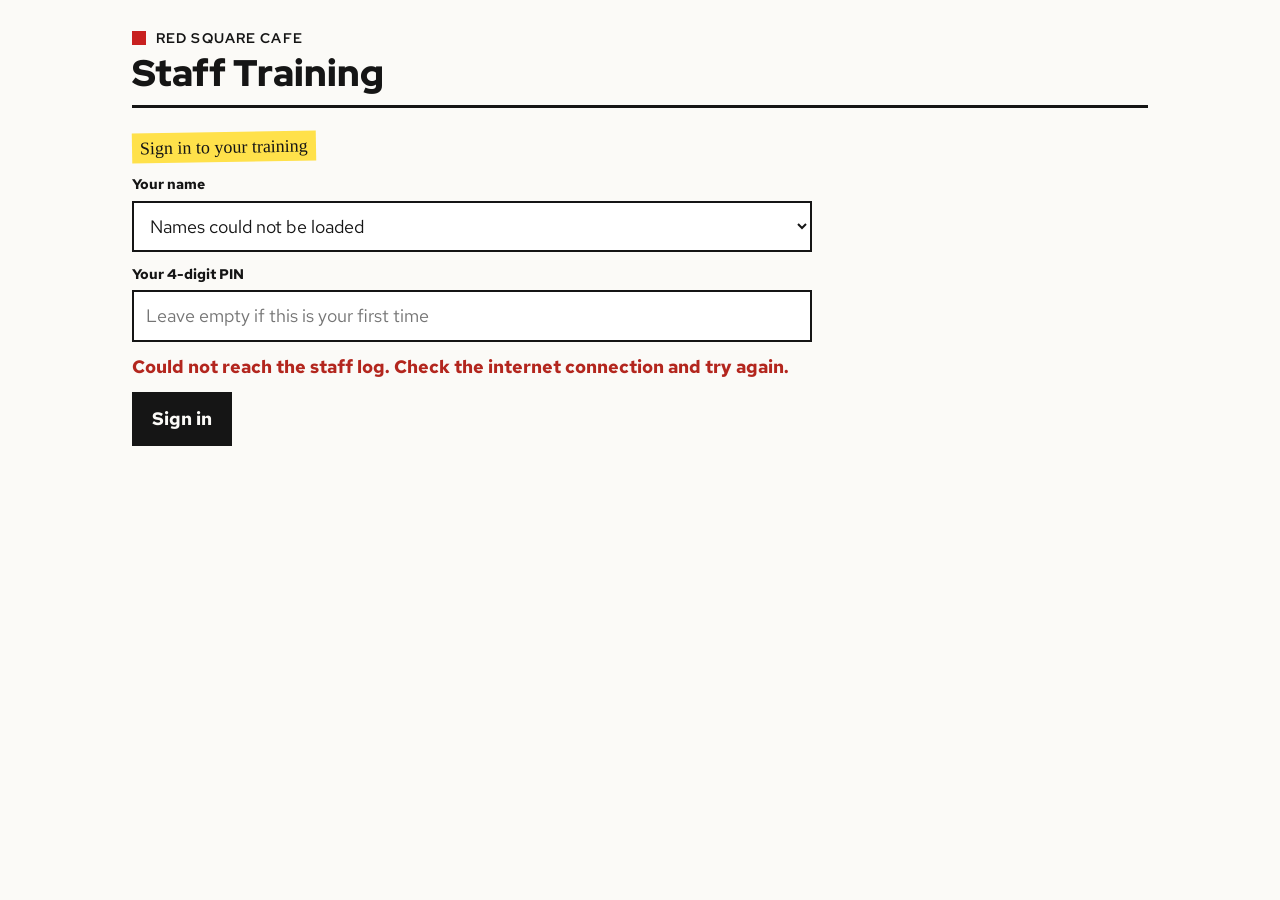
<file: index.html>
<!DOCTYPE html>
<html lang="en">
<head>
<meta charset="utf-8">
<meta name="viewport" content="width=device-width, initial-scale=1">
<title>Red Square Staff Training</title>
<link rel="preconnect" href="https://fonts.googleapis.com">
<link href="https://fonts.googleapis.com/css2?family=Permanent+Marker&family=Red+Hat+Display:wght@700;900&family=Red+Hat+Text:wght@400;500;700&display=swap" rel="stylesheet">
<link rel="stylesheet" href="common.css?v=20261116h">
</head>
<body>
<div class="wrap">
  <header>
    <div class="brand"><span class="sq"></span>Red Square Cafe</div>
    <h1>Staff Training</h1>
  </header>

  <!-- SIGN IN -->
  <section id="signin" class="stack" hidden>
    <p><span class="marker">Sign in to your training</span></p>
    <form id="signinForm" class="stack" autocomplete="off">
      <div class="stack" id="venueWrap" style="gap:6px" hidden>
        <label for="venue">Your venue</label>
        <select id="venue"></select>
      </div>
      <div class="stack" style="gap:6px">
        <label for="who">Your name</label>
        <select id="who"><option value="">Loading names...</option></select>
      </div>
      <div class="stack" id="pinWrap" style="gap:6px">
        <label for="pin">Your 4-digit PIN</label>
        <input type="password" id="pin" inputmode="numeric" maxlength="4" autocomplete="off" placeholder="Leave empty if this is your first time">
      </div>
      <p class="err" id="signinErr" hidden></p>
      <div><button class="btn" id="signinBtn" type="submit">Sign in</button></div>
    </form>
  </section>

  <!-- FIRST TIME: CHOOSE A PIN -->
  <section id="setpin" class="stack" hidden>
    <h2>Choose your PIN</h2>
    <p>Welcome, <b id="setpinName"></b>. Pick a 4-digit PIN that only you know. You will use it every time you sign in. Do not reuse your bank PIN.</p>
    <form id="setpinForm" class="stack" autocomplete="off">
      <div class="stack" style="gap:6px">
        <label for="newPin">New PIN</label>
        <input type="password" id="newPin" inputmode="numeric" maxlength="4" autocomplete="off">
      </div>
      <div class="stack" style="gap:6px">
        <label for="newPin2">Type it again</label>
        <input type="password" id="newPin2" inputmode="numeric" maxlength="4" autocomplete="off">
      </div>
      <p class="err" id="setpinErr" hidden></p>
      <div class="row"><button class="btn" id="setpinBtn" type="submit">Save PIN and sign in</button>
        <button class="btn ghost" id="setpinBack" type="button">Back</button></div>
    </form>
  </section>

  <!-- SIGNED IN -->
  <section id="home" class="stack" hidden>
    <div class="who"><span>Signed in as <b id="whoName"></b> <span class="muted" id="whoMeta"></span></span>
      <button class="btn ghost small" id="signout" type="button">Sign out</button></div>
    <div class="tabs" id="tabs" role="tablist" hidden>
      <button type="button" role="tab" id="tabMine" aria-selected="true">My training</button>
      <button type="button" role="tab" id="tabCrew" aria-selected="false">My crew</button>
    </div>
    <p class="muted" id="loading">Loading...</p>
    <p class="err" id="homeErr" hidden></p>

    <!-- my training -->
    <div id="mine" class="stack" hidden>
      <div id="mineAlert"></div>
      <p class="note" id="mineHow">Learn shows you what is in each section. Practice is a trial run that is not saved. Sit test is the real one and goes on your profile.</p>
      <h2 id="mineHead">Tests to pass</h2>
      <div id="mineTests" class="stack" style="gap:10px"></div>
      <div id="mineExtra" class="stack" style="gap:10px"></div>
      <h2>My attempts</h2>
      <div class="scroll"><table id="mineAttempts"></table></div>
    </div>

    <!-- crew list -->
    <div id="crew" class="stack" hidden>
      <div id="crewAlert"></div>
      <h2>Crew</h2>
      <div class="scroll"><table id="crewTable"></table></div>
      <p class="note">Select a name to see their tests, dates and scores.</p>
    </div>

    <!-- one crew member -->
    <div id="person" class="stack" hidden>
      <div><button class="btn ghost small" id="personBack" type="button">Back to crew</button></div>
      <div class="row between"><h2 id="personName"></h2><span id="personPill"></span></div>
      <p class="muted" id="personMeta"></p>
      <div id="personAlert"></div>
      <div class="row between"><h3>Required tests</h3><button class="btn small" id="trainAll" type="button" hidden>Mark all as trained</button></div>
      <p class="note" id="trainNote" hidden>Mark a section as trained once you have taken them through it on the floor. That starts their 14 days to pass it.</p>
      <p class="err" id="trainErr" hidden></p>
      <div class="scroll"><table id="personTests"></table></div>
      <h3>All attempts</h3>
      <div class="scroll"><table id="personAttempts"></table></div>
    </div>
  </section>
</div>

<script src="config.js?v=20261116h"></script>
<script src="common.js?v=20261116h"></script>
<script>
(function(){
  var T = window.Training, el = T.el;
  var $ = function(id){ return document.getElementById(id); };
  var passMark = 80, crewData = null, pendingName = "";

  function show(id){ ["signin","setpin","home"].forEach(function(s){ $(s).hidden = s !== id; }); window.scrollTo(0,0); }
  function setErr(id, msg){ $(id).textContent = msg || ""; $(id).hidden = !msg; }
  function busy(btn, on, label){ btn.disabled = on; if(label) btn.textContent = label; }
  function pill(cls, text){ return el("span", "pill " + cls, text); }
  function clear(node){ node.innerHTML = ""; return node; }
  function row(cells, head){ var r = el("tr"); cells.forEach(function(c){ var td = el(head ? "th" : "td"); if(c instanceof Node) td.appendChild(c); else td.textContent = c == null ? "" : c; r.appendChild(td); }); return r; }

  /* ---------- sign in ---------- */
  function signedIn(res){ T.setSession(res.token, res.profile); $("pin").value = ""; openHome(); }

  $("who").addEventListener("change", function(){
    var o = this.options[this.selectedIndex]; $("pinWrap").hidden = !!(o && o.getAttribute("data-open")); if($("pinWrap").hidden) $("pin").value = "";
  });
  $("signinForm").addEventListener("submit", function(e){
    e.preventDefault(); setErr("signinErr");
    var sel = $("who"), id = sel.value, pin = $("pin").value.trim();
    if(!id){ setErr("signinErr", "Choose your name."); return; }
    busy($("signinBtn"), true, "Signing in...");
    T.api("login", {id:id, pin:pin}).then(signedIn).catch(function(err){
      if(err.needPin){ pendingName = id; $("setpinName").textContent = sel.options[sel.selectedIndex].textContent; $("newPin").value = ""; $("newPin2").value = ""; setErr("setpinErr"); show("setpin"); $("newPin").focus(); }
      else setErr("signinErr", err.message);
    }).then(function(){ busy($("signinBtn"), false, "Sign in"); });
  });

  $("setpinForm").addEventListener("submit", function(e){
    e.preventDefault(); setErr("setpinErr");
    var a = $("newPin").value.trim(), b = $("newPin2").value.trim();
    if(!/^\d{4}$/.test(a)){ setErr("setpinErr", "Your PIN must be 4 digits."); return; }
    if(a !== b){ setErr("setpinErr", "Those two PINs do not match."); return; }
    busy($("setpinBtn"), true, "Saving...");
    T.api("login", {id:pendingName, newPin:a}).then(signedIn).catch(function(err){ setErr("setpinErr", err.message); })
      .then(function(){ busy($("setpinBtn"), false, "Save PIN and sign in"); });
  });
  $("setpinBack").addEventListener("click", function(){ show("signin"); });
  $("signout").addEventListener("click", T.signOut);

  // With more than one venue on the list, pick the venue first so the name list stays short.
  // A link ending in ?venue=cambridge opens on that venue, and each computer remembers the last one used.
  var roster = [], VENUE_KEY = "rsq-venue";
  function cap(v){ return v.replace(/\b[a-z]/g, function(c){ return c.toUpperCase(); }); }
  function fillNames(){
    var sel = $("who"), v = $("venue").value, pick = !$("venueWrap").hidden;
    clear(sel); var first = el("option", null, pick && !v ? "Choose your venue first" : "Choose your name"); first.value = ""; sel.appendChild(first);
    $("pinWrap").hidden = false;
    if(pick && !v) return;
    roster.forEach(function(p){
      var vs = p.venues || [];
      if(pick && vs.indexOf(v) === -1 && vs.indexOf("all") === -1) return;
      var o = el("option", null, p.label); o.value = p.id; if(p.open) o.setAttribute("data-open", "1"); sel.appendChild(o);
    });
  }
  $("venue").addEventListener("change", function(){ try{ localStorage.setItem(VENUE_KEY, this.value); }catch(e){} fillNames(); });
  function loadRoster(){
    var sel = $("who");
    T.api("roster").then(function(res){
      roster = res.staff;
      var venues = [];
      roster.forEach(function(p){ (p.venues || []).forEach(function(v){ if(v !== "all" && venues.indexOf(v) === -1) venues.push(v); }); });
      venues.sort();
      var vsel = clear($("venue")); $("venueWrap").hidden = venues.length < 2;
      if(venues.length >= 2){
        var f = el("option", null, "Choose your venue"); f.value = ""; vsel.appendChild(f);
        venues.forEach(function(v){ var o = el("option", null, cap(v)); o.value = v; vsel.appendChild(o); });
        var want = (new URLSearchParams(location.search).get("venue") || "").toLowerCase(), saved = "";
        try{ saved = localStorage.getItem(VENUE_KEY) || ""; }catch(e){}
        vsel.value = venues.indexOf(want) !== -1 ? want : (venues.indexOf(saved) !== -1 ? saved : "");
      }
      fillNames();
    }).catch(function(err){ clear(sel).appendChild(el("option", null, "Names could not be loaded")); setErr("signinErr", err.message); });
  }

  /* ---------- status wording ---------- */
  function testPill(t){
    if(t.state === "passed") return pill("pass", t.best + "%");
    if(t.state === "untrained") return pill("plain", "Not trained yet");
    if(t.state === "overdue") return pill("fail", "Overdue" + (t.tries ? " \u00b7 " + t.best + "%" : ""));
    if(t.state === "retest") return pill("warn", "Re-test \u00b7 " + t.best + "%");
    if(t.state === "refresh") return pill("warn", "Refresher due");
    return pill("plain", "To do");
  }
  function testLine(t){
    if(t.state === "passed") return "Passed " + T.fmtDate(t.passedOn) + (t.tries > 1 ? ", best of " + t.tries + " tries" : "") + (t.refreshOn ? ". Refresher from " + T.fmtDate(t.refreshOn) : "") + (t.failsInRow ? ". Latest try " + t.latestPct + "%" : "");
    if(t.state === "refresh") return "Last passed " + T.fmtDate(t.passedOn) + ". Refresher due by " + T.fmtDate(t.due);
    var last = t.tries ? "Last try " + t.latestPct + "% on " + T.fmtDate(t.latestWhen) + ". " : "";
    if(t.state === "untrained") return last + "Your manager signs this off after training you on the floor. Nothing is due until then.";
    if(!t.due) return last + "Optional for you";
    if(t.menuChanged) last = "The menu has changed, so this needs a re-sit. " + last;
    if(t.state === "overdue") return last + "Was due " + T.fmtDate(t.due);
    return last + "Due " + T.fmtDate(t.due);
  }
  function guideLine(t){
    if(!t.guideOn) return "Guide not read yet";
    var tick = "\u2713 ";
    var n = t.guideSecs || 0;
    return tick + "Guide read " + T.fmtDate(t.guideOn) + " (" + Math.floor(n / 60) + ":" + (n % 60 < 10 ? "0" : "") + (n % 60) + ")";
  }
  function memberPill(f){
    if(f.behind.length) return pill("fail", "Behind");
    if(f.poor.length) return pill("warn", "Needs help");
    if(f.required && f.passed === f.required) return pill("pass", "Complete");
    if(f.untrained && f.untrained.length) return pill("plain", "To train");
    return pill("plain", "On track");
  }
  function flagLines(name, f){
    var out = [];
    if(f.behind.length) out.push(name + " behind on " + f.behind.length + " of " + f.required + " tests: " + f.behind.join(", "));
    f.poor.forEach(function(p){ out.push(name + " scored " + p.pct + "% on " + p.title + (p.failsInRow > 1 ? ", " + p.failsInRow + " fails in a row" : "")); });
    return out;
  }
  function alertBox(node, lines, okText){
    clear(node);
    if(!lines.length){ if(okText){ var ok = el("div", "alert ok"); ok.appendChild(el("b", null, okText)); node.appendChild(ok); } return; }
    var box = el("div", "alert"); box.appendChild(el("b", null, lines.length === 1 ? "1 thing needs attention" : lines.length + " things need attention"));
    var ul = el("ul"); lines.forEach(function(l){ ul.appendChild(el("li", null, l)); }); box.appendChild(ul); node.appendChild(box);
  }
  function attemptsTable(table, attempts, showMissed){
    clear(table);
    if(!attempts.length){ table.appendChild(row(["No attempts yet."])); return; }
    table.appendChild(row(showMissed ? ["When","Test","Score","Time","Result","Questions missed"] : ["When","Test","Score","Time","Result"], true));
    attempts.forEach(function(a){
      var cells = [T.fmtDateTime(a.when), a.test + ": " + a.section, a.right + "/" + a.total + " (" + a.pct + "%)", a.secs ? Math.floor(a.secs / 60) + ":" + (a.secs % 60 < 10 ? "0" : "") + (a.secs % 60) : "", a.pct >= passMark ? pill("pass","Pass") : pill("fail","Re-test")];
      if(showMissed) cells.push(a.missed ? a.missed.split(" | ").join("; ") : "None");
      table.appendChild(row(cells));
    });
  }

  /* ---------- my training ---------- */
  function openHome(){
    var s = T.getSession(); if(!s){ show("signin"); return; }
    show("home"); T.watchIdle();
    $("whoName").textContent = s.profile.name;
    $("whoMeta").textContent = [s.profile.venue, s.profile.role === "Crew" ? "" : s.profile.role].filter(Boolean).join(" · ");
    var manager = s.profile.role === "Manager" || s.profile.role === "Owner";
    $("tabs").hidden = !manager;
    ["mine","crew","person"].forEach(function(x){ $(x).hidden = true; });
    $("loading").hidden = false; setErr("homeErr");
    T.api("me").then(function(res){
      passMark = res.passMark || 80; $("loading").hidden = true; renderMine(res); selectTab(manager && location.hash === "#crew" ? "crew" : "mine");
    }).catch(function(err){
      $("loading").hidden = true;
      if(!T.getSession()){ show("signin"); setErr("signinErr", err.message); } else setErr("homeErr", err.message);
    });
  }

  function renderMine(res){
    var mine = res.tests.filter(function(t){ return t.state !== "passed"; });
    var optional = res.tests.length && res.tests.every(function(t){ return t.optional; });
    $("mineHead").textContent = optional ? "Tests you can try" : "Tests to pass";
    var lines = [];
    res.tests.forEach(function(t){
      if(t.state === "overdue") lines.push(t.title + " was due " + T.fmtDate(t.due));
      else if(t.state === "retest") lines.push(t.title + " needs a re-test. Your last score was " + t.latestPct + "%");
      else if(t.state === "refresh") lines.push(t.title + " is due for a refresher by " + T.fmtDate(t.due));
    });
    alertBox($("mineAlert"), optional ? [] : lines, res.tests.length && !mine.length && !optional ? "You have passed every required test." : "");
    $("mineHow").hidden = !res.tests.length;
    var list = clear($("mineTests"));
    if(!res.tests.length) list.appendChild(el("p", "muted", "No tests have been assigned to you yet."));
    res.tests.forEach(function(t){
      var item = el("div", "item"), left = el("div");
      left.appendChild(el("div", "t", t.title)); left.appendChild(el("div", "note", testLine(t)));
      left.appendChild(el("div", "note", guideLine(t)));
      var right = el("div", "row"); right.appendChild(testPill(t));
      var link = T.testLink(t.key);
      if(link){
        var sec = t.key.split(":")[1], page = link.split("#")[0];
        var learn = el("a", "btn small ghost", "Learn"); learn.href = page.replace(".html", "-learn.html") + "#" + sec; right.appendChild(learn);
        var prac = el("a", "btn small ghost", "Practice"); prac.href = page + "#practice-" + sec; right.appendChild(prac);
        var a = el("a", "btn small" + (t.state === "passed" ? " ghost" : ""), t.state === "passed" ? (t.best < 100 ? "Improve your score" : "Sit again") : (t.state === "refresh" ? "Sit refresher" : (t.tries ? "Try again" : "Sit test"))); a.href = link; right.appendChild(a);
      }
      item.appendChild(left); item.appendChild(right);
      if(t.state === "passed"){
        item.className = "item done";
        var bt = el("div", "bigtick"); bt.setAttribute("role", "img"); bt.setAttribute("aria-label", "Passed");
        bt.innerHTML = '<svg viewBox="0 0 24 24" aria-hidden="true"><path d="M5 12.5l4.5 4.5L19 7.5"/></svg>';
        item.appendChild(bt);
      }
      list.appendChild(item);
    });
    var extra = clear($("mineExtra"));
    [["glenorchy-menu", "Glenorchy"], ["cambridge-menu", "Cambridge"]].forEach(function(v){
      if(!res.tests.some(function(t){ return t.key.indexOf(v[0] + ":") === 0; })) return;
      var full = el("a", "sec full"); full.href = v[0] + ".html#practice-full";
      var l = el("span"); l.appendChild(el("b", null, v[1] + " full menu test")); l.appendChild(el("small", null, "Practice run: a random mix from every section, not saved"));
      full.appendChild(l); full.appendChild(el("span", "n", "30 questions")); extra.appendChild(full);
    });
    attemptsTable($("mineAttempts"), res.attempts, false);
  }

  /* ---------- crew ---------- */
  function selectTab(which){
    $("tabMine").setAttribute("aria-selected", which === "mine"); $("tabCrew").setAttribute("aria-selected", which === "crew");
    $("mine").hidden = which !== "mine"; $("crew").hidden = which !== "crew"; $("person").hidden = true;
    if(which === "crew") loadCrew();
  }
  $("tabMine").addEventListener("click", function(){ selectTab("mine"); });
  $("tabCrew").addEventListener("click", function(){ selectTab("crew"); });

  function loadCrew(){
    setErr("homeErr");
    if(crewData){ renderCrew(); return; }
    $("loading").hidden = false; $("crew").hidden = true;
    T.api("crew").then(function(res){ crewData = res.crew; passMark = res.passMark || passMark; $("loading").hidden = true; $("crew").hidden = false; renderCrew(); })
      .catch(function(err){ $("loading").hidden = true; setErr("homeErr", err.message); });
  }

  function lastActivity(m){ return m.attempts.length ? T.fmtDate(m.attempts[0].when) : "Never"; }
  function rank(m){ return m.flags.behind.length ? 0 : (m.flags.poor.length ? 1 : (m.flags.passed === m.flags.required ? 3 : 2)); }

  function renderCrew(){
    var lines = []; crewData.forEach(function(m){ lines = lines.concat(flagLines(m.name, m.flags)); });
    alertBox($("crewAlert"), lines, crewData.length ? "Nobody is behind or struggling." : "");
    var table = clear($("crewTable"));
    if(!crewData.length){ table.appendChild(row(["No crew are listed for your venue yet."])); return; }
    table.appendChild(row(["Name","Venue","Passed","Status","Last test"], true));
    crewData.slice().sort(function(a,b){ return rank(a) - rank(b) || a.name.localeCompare(b.name); }).forEach(function(m){
      var r = row([m.name, m.venue, m.flags.passed + " of " + m.flags.required, memberPill(m.flags), lastActivity(m)]);
      r.className = "click"; r.tabIndex = 0;
      r.addEventListener("click", function(){ openPerson(m); });
      r.addEventListener("keydown", function(e){ if(e.key === "Enter") openPerson(m); });
      table.appendChild(r);
    });
  }

  function openPerson(m){
    $("crew").hidden = true; $("person").hidden = false; window.scrollTo(0,0);
    $("personName").textContent = m.name; clear($("personPill")).appendChild(memberPill(m.flags));
    $("personMeta").textContent = [m.venue, m.role, m.flags.passed + " of " + m.flags.required + " required tests passed"].join(" · ");
    alertBox($("personAlert"), flagLines(m.name.split(" ")[0], m.flags), "");
    var tt = clear($("personTests")), open = m.tests.filter(function(t){ return t.state === "untrained"; });
    setErr("trainErr"); $("trainAll").hidden = !open.length; $("trainNote").hidden = !open.length;
    $("trainAll").onclick = function(){ signOff(m, open.map(function(t){ return t.key; }), $("trainAll")); };
    if(!m.tests.length) tt.appendChild(row(["No required tests for this venue."]));
    else {
      tt.appendChild(row(["Test","Status","Tries","Best","Detail",""], true));
      m.tests.forEach(function(t){
        var act = "";
        if(t.state === "untrained"){ act = el("button", "btn small ghost", "Mark trained"); act.type = "button"; act.addEventListener("click", function(){ signOff(m, [t.key], act); }); }
        var detail = t.state === "untrained" ? (t.tries ? "Last try " + t.latestPct + "%. " : "") + "Not signed off yet" : testLine(t) + (t.trainedOn ? ". Trained " + T.fmtDate(t.trainedOn) + (t.trainedBy ? " by " + t.trainedBy.split(" ")[0] : "") : "");
        tt.appendChild(row([t.title, testPill(t), t.tries, t.best == null ? "" : t.best + "%", detail + ". " + guideLine(t), act]));
      });
    }
    attemptsTable($("personAttempts"), m.attempts, true);
  }
  function signOff(m, keys, btn){
    setErr("trainErr"); btn.disabled = true;
    T.api("train", {staff:m.id, keys:keys}).then(function(){ return T.api("crew"); }).then(function(res){
      crewData = res.crew;
      var fresh = crewData.filter(function(x){ return x.id === m.id; })[0];
      if(fresh) openPerson(fresh); else { $("person").hidden = true; $("crew").hidden = false; renderCrew(); }
    }).catch(function(err){ btn.disabled = false; setErr("trainErr", err.message); });
  }
  $("personBack").addEventListener("click", function(){ $("person").hidden = true; $("crew").hidden = false; renderCrew(); });

  /* ---------- start ---------- */
  if(!window.TRAINING_API){ show("signin"); setErr("signinErr", "The staff log is not connected yet, so nobody can sign in."); $("signinBtn").disabled = true; }
  else if(T.getSession()) openHome();
  else { show("signin"); loadRoster(); }
})();
</script>
</body>
</html>
</file>
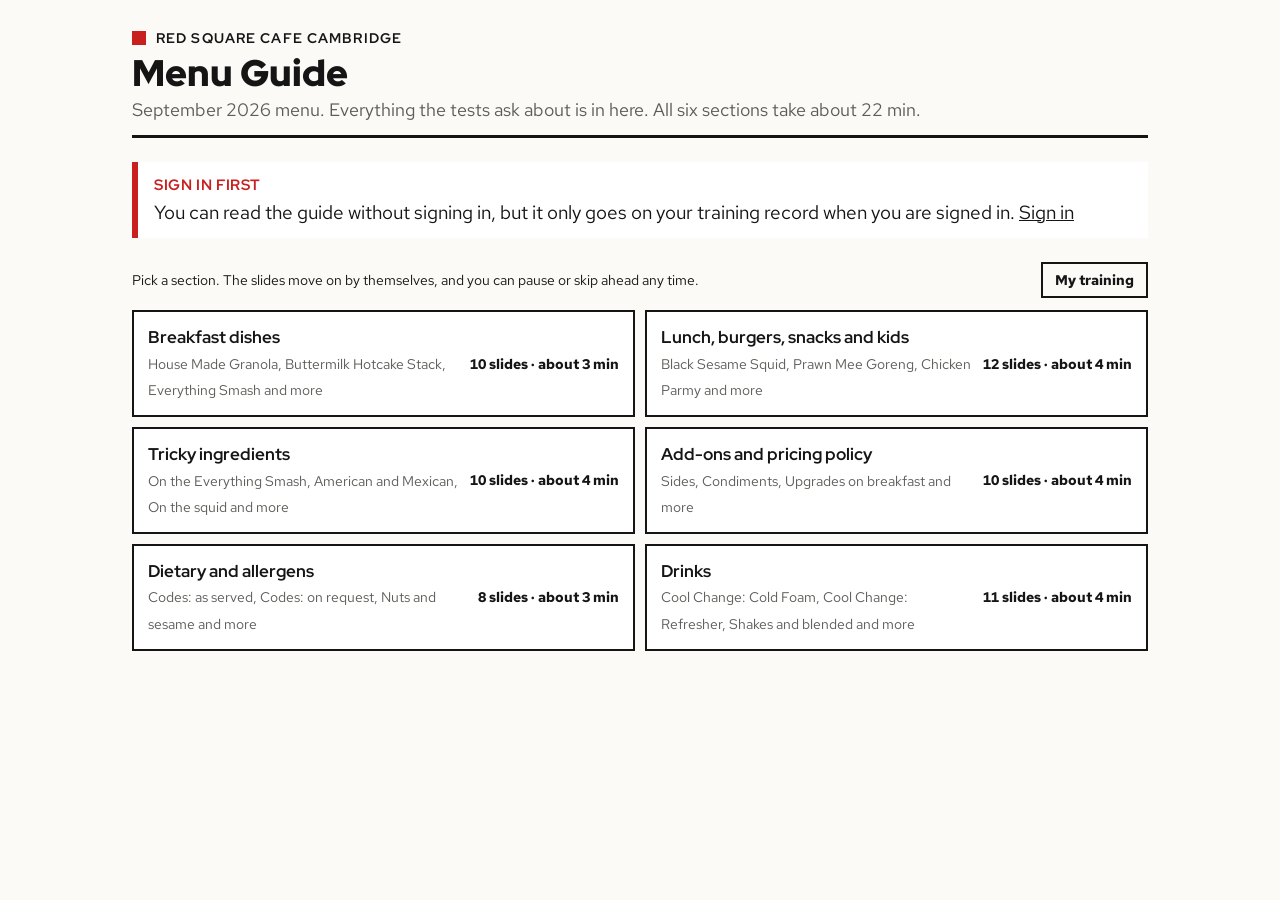
<file: cambridge-menu-learn.html>
<!DOCTYPE html>
<html lang="en">
<head>
<meta charset="utf-8">
<meta name="viewport" content="width=device-width, initial-scale=1">
<title>Cambridge Menu Guide</title>
<link rel="preconnect" href="https://fonts.googleapis.com">
<link href="https://fonts.googleapis.com/css2?family=Permanent+Marker&family=Red+Hat+Display:wght@700;900&family=Red+Hat+Text:wght@400;500;700&display=swap" rel="stylesheet">
<link rel="stylesheet" href="common.css?v=20261116h">
<style>
/* Layout idea: pick a section, then step through it one slide at a time. Every item is the same card. */
.tiles{display:grid;grid-template-columns:1fr;gap:10px}
@media (min-width:700px){.tiles{grid-template-columns:1fr 1fr}}
.deckbar{display:flex;justify-content:space-between;align-items:center;gap:12px;flex-wrap:wrap}
.deckbar .count{font-weight:700;font-size:14px;font-variant-numeric:tabular-nums}
.slide{display:flex;flex-direction:column;gap:14px;min-height:300px}
.slide h2{font-size:clamp(24px, 1.4vw + 20px, 36px)}
.cards{display:grid;grid-template-columns:1fr;gap:12px}
@media (min-width:760px){.cards.c2{grid-template-columns:1fr 1fr}.cards.c3{grid-template-columns:1fr 1fr 1fr}}
.card{background:var(--card);border:2px solid var(--ink);padding:16px 18px;display:flex;flex-direction:column;gap:8px}
.card h3{display:flex;justify-content:space-between;gap:12px;align-items:baseline;font-size:20px;flex-wrap:wrap}
.card h3 span{font-family:var(--body);font-weight:700;font-size:15px;color:var(--red);white-space:nowrap}
.card p{font-size:1.05rem}
.card .tip{color:var(--muted);font-size:.95rem}
.cards.solo .card{padding:22px 24px}
.cards.solo .card h3{font-size:clamp(24px, 1.4vw + 20px, 36px);font-weight:900}
.cards.solo .card h3 span{font-size:18px}
.cards.solo .card p{font-size:1.2rem}
.tag{display:inline-block;font-size:11px;font-weight:700;letter-spacing:.05em;border:1.5px solid var(--muted);color:var(--muted);padding:1px 6px;margin-right:5px;text-transform:uppercase}
.key{border-left:6px solid var(--red);background:var(--card);padding:12px 16px;font-size:1.05rem}
.key b{display:block;color:var(--red);font-family:var(--display);text-transform:uppercase;letter-spacing:.04em;font-size:.85rem;margin-bottom:2px}
.nav{display:flex;justify-content:space-between;align-items:center;gap:10px;border-top:3px solid var(--ink);padding-top:14px}
.nav .btn{min-width:96px;text-align:center}
.dots{display:flex;gap:5px;flex-wrap:wrap;justify-content:center;flex:1}
.dots i{width:9px;height:9px;background:var(--rule);display:block}
.dots i.on{background:var(--red)}
.all .slide{border-top:1px solid var(--rule);padding-top:16px;min-height:0}
.all .nav,.all .count,.all #timerBar,.all #play{display:none}
.timer{height:6px;background:var(--rule)}
.timer i{display:block;height:100%;width:0;background:var(--red)}
</style>
</head>
<body>
<div class="wrap">
  <header>
    <div class="brand"><span class="sq"></span>Red Square Cafe Cambridge</div>
    <h1>Menu Guide</h1>
    <p class="muted">September 2026 menu. Everything the tests ask about is in here. <span id="totalTime"></span></p>
  </header>

  <p class="key" id="signNote" hidden><b>Sign in first</b>You can read the guide without signing in, but it only goes on your training record when you are signed in. <a href="index.html">Sign in</a></p>
  <p class="note" id="whoNote" hidden></p>

  <!-- SECTION PICKER -->
  <section id="home" class="stack" hidden>
    <div class="who"><span>Pick a section. The slides move on by themselves, and you can pause or skip ahead any time.</span>
      <span class="row"><a class="btn ghost small" href="index.html">My training</a><a class="btn ghost small crewLink" href="index.html#crew" hidden>My crew</a></span></div>
    <div id="tiles" class="tiles"></div>
  </section>

  <!-- SLIDES -->
  <section id="deck" class="stack" hidden>
    <div class="deckbar">
      <span><span class="marker" id="deckName"></span></span>
      <span class="row"><span class="count" id="count"></span>
        <button class="btn ghost small" id="toggleAll" type="button">Show all on one page</button>
        <a class="btn ghost small" href="#">All sections</a>
        <a class="btn ghost small" href="index.html">My training</a><a class="btn ghost small crewLink" href="index.html#crew" hidden>My crew</a></span>
    </div>
    <div id="slides" class="stack" style="gap:18px"></div>
    <div class="timer" id="timerBar" aria-hidden="true"><i id="timerFill"></i></div>
    <div class="nav">
      <button class="btn ghost" id="back" type="button">Back</button>
      <button class="btn ghost" id="play" type="button">Pause</button>
      <div class="dots" id="dots" aria-hidden="true"></div>
      <button class="btn" id="next" type="button">Next</button>
    </div>
  </section>
</div>

<script src="config.js?v=20261116h"></script>
<script src="common.js?v=20261116h"></script>
<script src="cambridge-menu.guide.js?v=20261116h"></script>
<script>
(function(){
  var $ = function(id){ return document.getElementById(id); };
  function el(tag, cls, text){ var e = document.createElement(tag); if(cls) e.className = cls; if(text != null) e.textContent = text; return e; }
  var sec = null, at = 0, showAll = false;
  // Slides move on by themselves. Each one stays up long enough to read at an easy pace:
  // 4 seconds plus about half a second a word, never under 8 or over 40 seconds.
  var playing = true, elapsed = 0, spent = 0, TICK = 100;
  function words(s){
    var t = [s.h]; (s.cards || []).forEach(function(c){ t.push(c.t, c.p || "", c.d || "", c.tip || ""); });
    if(s.key) t.push(s.key[0], s.key[1]);
    return t.join(" ").split(/\s+/).filter(Boolean).length;
  }
  function secsFor(s){ return Math.round(Math.min(40, Math.max(8, 4 + words(s) / 2.2))); }
  function sectionSecs(x){ return x.slides.reduce(function(n, s){ return n + secsFor(s); }, 0); }
  function mins(n){ var m = Math.max(1, Math.round(n / 60)); return "about " + m + " min"; }
  function clock(n){ var m = Math.floor(n / 60), r = Math.round(n % 60); return m + " min " + (r < 10 ? "0" : "") + r + " sec"; }

  function find(id){ for(var i=0;i<GUIDE.length;i++) if(GUIDE[i].id === id) return GUIDE[i]; return null; }

  function card(c){
    var d = el("div", "card"), h = el("h3", null, c.t);
    if(c.p) h.appendChild(el("span", null, c.p));
    d.appendChild(h);
    if(c.d) d.appendChild(el("p", null, c.d));
    if((c.tags && c.tags.length) || c.tip){
      var t = el("p", "tip");
      (c.tags || []).forEach(function(x){ t.appendChild(el("span", "tag", x)); });
      if(c.tip) t.appendChild(document.createTextNode(c.tip));
      d.appendChild(t);
    }
    return d;
  }

  function slide(s){
    var d = el("div", "slide"), cards = s.cards || [];
    // A single dish is its own heading, so only show a slide heading when it adds something.
    if(!(cards.length === 1 && cards[0].t === s.h)) d.appendChild(el("h2", null, s.h));
    if(cards.length){
      var g = el("div", "cards " + (cards.length === 1 ? "solo" : (cards.length === 2 ? "c2" : "c3")));
      cards.forEach(function(c){ g.appendChild(card(c)); });
      d.appendChild(g);
    }
    if(s.key){ var k = el("div", "key"); k.appendChild(el("b", null, s.key[0])); k.appendChild(document.createTextNode(s.key[1])); d.appendChild(k); }
    return d;
  }

  // Reaching the last slide counts as going through the section. Signed-in people get it on their record, once per visit.
  var session = window.Training ? Training.getSession() : null, logged = {};
  if(session){ $("whoNote").hidden = false; $("whoNote").textContent = "Signed in as " + session.profile.name + ". Each section you finish goes on your training record with the time you spent."; }
  else $("signNote").hidden = false;
  if(session && (session.profile.role === "Manager" || session.profile.role === "Owner")) Array.prototype.forEach.call(document.querySelectorAll(".crewLink"), function(a){ a.hidden = false; });
  function logView(note){
    if(!session){ note.textContent = "You are not signed in, so this is not on your training record."; return; }
    if(logged[sec.id]){ note.textContent = "Saved to your training record."; return; }
    logged[sec.id] = true; note.textContent = "Saving to your training record...";
    Training.api("guide", {testId:"cambridge-menu", sectionId:sec.id, secs:Math.round(spent / 1000)})
      .then(function(){ note.textContent = "Saved to your training record."; })
      .catch(function(err){ logged[sec.id] = false; note.textContent = "This could not be saved to your record. " + err.message; });
  }

  function endSlide(){
    var d = el("div", "slide"), nextSec = GUIDE[GUIDE.indexOf(sec) + 1];
    d.appendChild(el("h2", null, "That is " + sec.name.toLowerCase() + " done"));
    d.appendChild(el("p", null, "That took you " + clock(spent / 1000) + ". Have a practice run next. It is the same questions as the test, and nothing is saved."));
    var r = el("div", "row");
    var p = el("a", "btn", "Practise this section"); p.href = "cambridge-menu.html#practice-" + sec.id; r.appendChild(p);
    var t = el("a", "btn ghost", "Sit the test"); t.href = "cambridge-menu.html#" + sec.id; r.appendChild(t);
    if(nextSec){ var n = el("a", "btn ghost", "Next: " + nextSec.name); n.href = "#" + nextSec.id; r.appendChild(n); }
    d.appendChild(r);
    var note = el("p", "note"); d.appendChild(note);
    if(!showAll) logView(note);
    return d;
  }

  function total(){ return sec.slides.length + 1; }

  function render(){
    var box = $("slides"); box.innerHTML = "";
    $("deck").classList.toggle("all", showAll);
    $("toggleAll").textContent = showAll ? "Show as slides" : "Show all on one page";
    if(showAll){ sec.slides.forEach(function(s){ box.appendChild(slide(s)); }); box.appendChild(endSlide()); return; }
    box.appendChild(at < sec.slides.length ? slide(sec.slides[at]) : endSlide());
    $("count").textContent = (at + 1) + " of " + total() + " · " + mins(sectionSecs(sec));
    var last = at === total() - 1;
    $("play").style.visibility = last ? "hidden" : "visible"; $("timerBar").style.visibility = last ? "hidden" : "visible";
    $("play").textContent = playing ? "Pause" : "Play";
    $("timerFill").style.width = "0";
    $("back").disabled = at === 0;
    $("next").style.visibility = at === total() - 1 ? "hidden" : "visible";
    var dots = $("dots"); dots.innerHTML = "";
    for(var i=0;i<total();i++) dots.appendChild(el("i", i <= at ? "on" : ""));
  }

  function go(n){ at = Math.max(0, Math.min(total() - 1, n)); elapsed = 0; render(); window.scrollTo(0, 0); }

  setInterval(function(){
    if(!sec || $("deck").hidden || showAll || document.hidden || at >= sec.slides.length) return;
    spent += TICK;                       // time on the section counts whether or not the slides are paused
    if(!playing) return;
    elapsed += TICK;
    var dur = secsFor(sec.slides[at]) * 1000;
    $("timerFill").style.width = Math.min(100, elapsed / dur * 100) + "%";
    if(elapsed >= dur) go(at + 1);
  }, TICK);

  function open(id){
    sec = find(id);
    if(!sec){ $("home").hidden = false; $("deck").hidden = true; window.scrollTo(0, 0); return; }
    at = 0; showAll = false; playing = true; elapsed = 0; spent = 0;
    $("deckName").textContent = sec.name;
    $("home").hidden = true; $("deck").hidden = false;
    render(); window.scrollTo(0, 0);
  }

  // section picker
  GUIDE.forEach(function(s){
    var a = el("a", "sec"); a.href = "#" + s.id;
    var l = el("span"); l.appendChild(el("b", null, s.name));
    l.appendChild(el("small", null, s.slides.slice(1, 4).map(function(x){ return x.h; }).join(", ") + " and more"));
    a.appendChild(l); a.appendChild(el("span", "n", s.slides.length + " slides · " + mins(sectionSecs(s)))); $("tiles").appendChild(a);
  });
  $("totalTime").textContent = "All six sections take " + mins(GUIDE.reduce(function(n, s){ return n + sectionSecs(s); }, 0)) + ".";

  $("next").addEventListener("click", function(){ go(at + 1); });
  $("back").addEventListener("click", function(){ go(at - 1); });
  $("toggleAll").addEventListener("click", function(){ showAll = !showAll; render(); });
  $("play").addEventListener("click", function(){ playing = !playing; $("play").textContent = playing ? "Pause" : "Play"; });
  document.addEventListener("keydown", function(e){
    if($("deck").hidden || showAll) return;
    if(e.key === "ArrowRight") go(at + 1); else if(e.key === "ArrowLeft") go(at - 1);
    else if(e.key === " " && e.target === document.body){ e.preventDefault(); $("play").click(); }
  });
  // swipe left and right on a phone
  var sx = null, sy = null;
  $("slides").addEventListener("touchstart", function(e){ sx = e.touches[0].clientX; sy = e.touches[0].clientY; }, {passive:true});
  $("slides").addEventListener("touchend", function(e){
    if(sx === null || showAll) return;
    var dx = e.changedTouches[0].clientX - sx, dy = e.changedTouches[0].clientY - sy; sx = null;
    if(Math.abs(dx) > 50 && Math.abs(dx) > Math.abs(dy) * 1.5) go(at + (dx < 0 ? 1 : -1));
  }, {passive:true});

  function route(){ open(location.hash.replace("#", "")); }
  window.addEventListener("hashchange", route);
  route();
})();
</script>
</body>
</html>
</file>
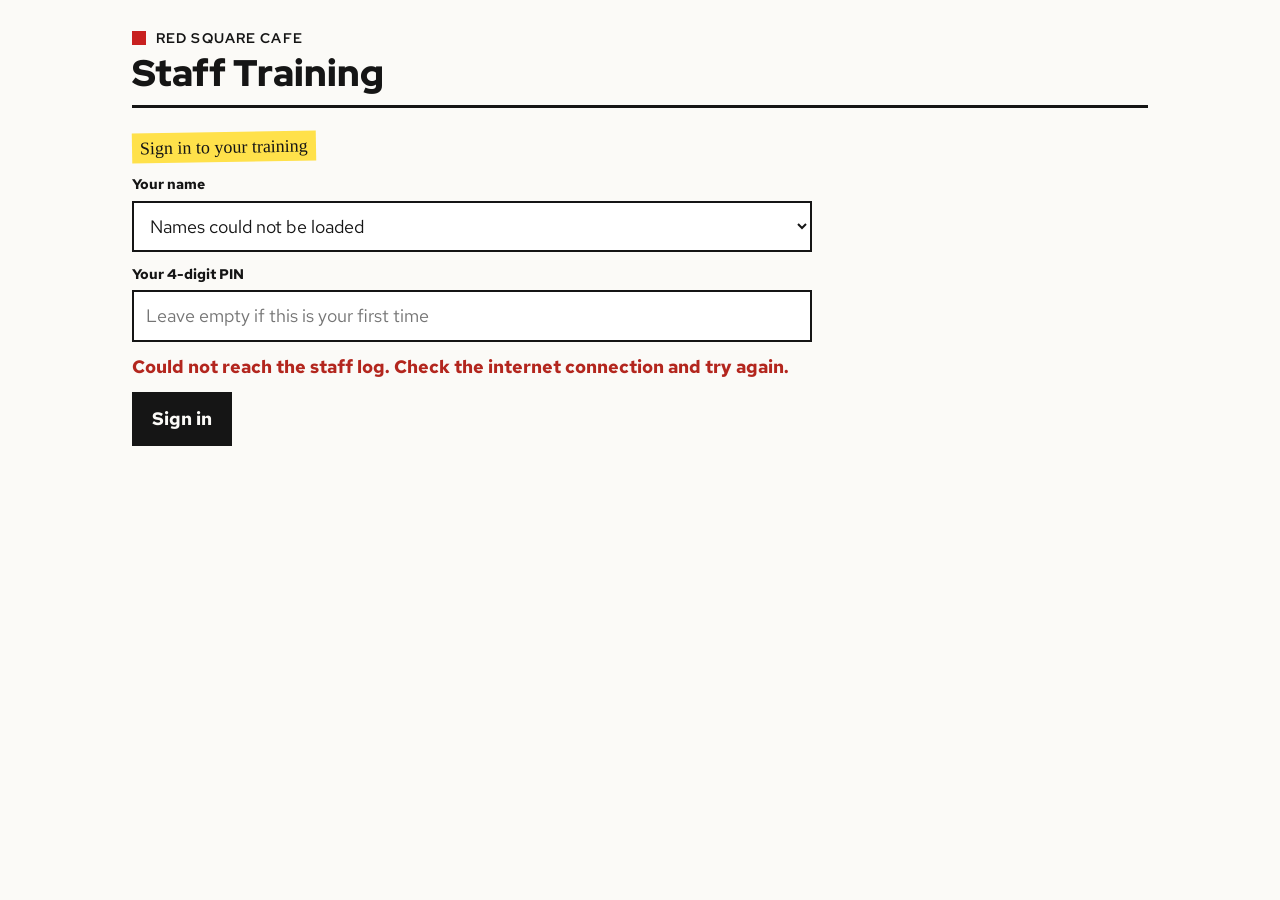
<file: cambridge-menu.html>
<!DOCTYPE html>
<html lang="en">
<head>
<meta charset="utf-8">
<meta name="viewport" content="width=device-width, initial-scale=1">
<title>Cambridge Menu Test</title>
<link rel="preconnect" href="https://fonts.googleapis.com">
<link href="https://fonts.googleapis.com/css2?family=Permanent+Marker&family=Red+Hat+Display:wght@700;900&family=Red+Hat+Text:wght@400;500;700&display=swap" rel="stylesheet">
<link rel="stylesheet" href="common.css?v=20261116h">
</head>
<body>
<div class="wrap">
  <header>
    <div class="brand"><span class="sq"></span>Red Square Cafe Cambridge</div>
    <h1>Menu Test</h1>
    <p class="muted">September 2026 menu. Pass mark <span id="passLabel">80</span>%.</p>
  </header>
  <div class="who"><span>Signed in as <b id="whoName"></b></span>
    <span class="row"><a class="btn ghost small" href="cambridge-menu-learn.html">Learn</a><a class="btn ghost small" href="index.html">My training</a><a class="btn ghost small crewLink" href="index.html#crew" hidden>My crew</a>
    <button class="btn ghost small" id="signout" type="button">Sign out</button></span></div>

  <!-- START -->
  <section id="start" class="stack" hidden>
    <p><span class="marker">Pick a section to sit the test</span></p>
    <p class="note">These are the real tests and go on your profile. For a trial run, use Practice on My training. <a href="cambridge-menu-learn.html">Read the Learn page</a> first if you have not yet.</p>
    <div id="secList" class="stack" style="gap:10px"></div>
  </section>

  <!-- QUIZ -->
  <section id="quiz" class="stack" hidden>
    <p id="modeNote" hidden><span class="marker">Practice run. Nothing is saved.</span></p>
    <div class="meta"><span id="qSec"></span><span><span id="qNum"></span> · <span id="qClock">0:00</span></span></div>
    <div class="bar"><i id="qBar" style="width:0"></i></div>
    <h2 id="qText"></h2>
    <div id="opts" class="stack" style="gap:10px"></div>
    <div id="fb" class="fb" hidden></div>
    <div class="row"><button class="btn" id="next" type="button" hidden>Next question</button>
      <button class="btn ghost" id="quit" type="button">Quit test</button></div>
  </section>

  <!-- RESULT -->
  <section id="result" class="stack" hidden>
    <p class="muted" id="rWho"></p>
    <div class="row" style="gap:16px"><span class="score" id="rPct"></span><span class="pill" id="rPill"></span></div>
    <p id="rLine"></p>
    <p class="note" id="rSave"></p>
    <div><button class="btn small" id="rRetrySave" type="button" hidden>Try saving again</button></div>
    <div class="row"><button class="btn" id="retry" type="button">Re-test this section</button>
      <a class="btn" id="realTest" href="#" hidden>Sit the real test</a>
      <a class="btn ghost" href="index.html">Back to my training</a></div>
    <div id="missBox" class="stack" hidden>
      <h2>Questions to review</h2>
      <div id="missList" class="stack"></div>
    </div>
  </section>
</div>

<script src="config.js?v=20261116h"></script>
<script src="common.js?v=20261116h"></script>
<script src="cambridge-menu.questions.js?v=20261116h"></script>
<script>
(function(){
  var T = window.Training, el = T.el;
  var PASS = 80, FULL_COUNT = 30, TEST_ID = "cambridge-menu", TEST_NAME = "Cambridge menu";
  var $ = function(id){ return document.getElementById(id); };
  var state = null, session = T.getSession();

  // Results are saved to each person's own profile, so the test needs a sign-in.
  if(!session){ location.replace("index.html"); return; }
  T.watchIdle();
  $("whoName").textContent = session.profile.name;
  $("signout").addEventListener("click", T.signOut);
  $("passLabel").textContent = PASS;

  function shuffle(a){ a = a.slice(); for(var i=a.length-1;i>0;i--){ var j=Math.floor(Math.random()*(i+1)); var t=a[i]; a[i]=a[j]; a[j]=t; } return a; }
  function secName(id){ if(id==="full") return "Full menu test"; for(var i=0;i<SECTIONS.length;i++) if(SECTIONS[i].id===id) return SECTIONS[i].name; return id; }
  function known(id){ return id==="full" || SECTIONS.some(function(s){ return s.id===id; }); }
  function show(id){ ["start","quiz","result"].forEach(function(s){ $(s).hidden = s!==id; }); window.scrollTo(0,0); }

  function renderStart(){
    var list = $("secList"); list.innerHTML = "";
    function add(id, name, blurb, n, full){
      var b = el("button","sec"+(full?" full":"")); b.type="button";
      var l = el("span"); l.appendChild(el("b",null,name)); l.appendChild(el("small",null,blurb));
      b.appendChild(l); b.appendChild(el("span","n", n+" questions · about "+Math.max(1, Math.round(n*20/60))+" min"));
      b.addEventListener("click", function(){ begin(id, id === "full"); });
      list.appendChild(b);
    }
    SECTIONS.forEach(function(s){
      add(s.id, s.name, s.blurb, QUESTIONS.filter(function(q){ return q.s===s.id; }).length, false);
    });
    add("full","Full menu test","Practice run: a random mix from every section, not saved", Math.min(FULL_COUNT, QUESTIONS.length), true);
  }

  function begin(sec, practice){
    var pool = sec==="full" ? shuffle(QUESTIONS).slice(0, FULL_COUNT) : shuffle(QUESTIONS.filter(function(q){ return q.s===sec; }));
    state = { sec:sec, qs:pool, i:0, right:0, missed:[], record:null, practice:!!practice, started:Date.now(), secs:0 };
    clearInterval(ticker); ticker = setInterval(tick, 1000);
    $("modeNote").hidden = !practice;
    show("quiz"); renderQ();
  }

  // The clock shows how long the test is taking. There is no time limit.
  var ticker = null;
  function mmss(n){ var m = Math.floor(n / 60), r = n % 60; return m + ":" + (r < 10 ? "0" : "") + r; }
  function took(n){ var m = Math.floor(n / 60), r = n % 60; return m ? m + " min" + (r ? " " + r + " sec" : "") : r + " sec"; }
  function tick(){ if(!state || $("quiz").hidden) return; state.secs = Math.round((Date.now() - state.started) / 1000); $("qClock").textContent = mmss(state.secs); }
  function renderQ(){
    var q = state.qs[state.i];
    $("qSec").textContent = secName(q.s);
    $("qNum").textContent = (state.i+1)+" of "+state.qs.length;
    $("qBar").style.width = (state.i/state.qs.length*100)+"%";
    $("qText").textContent = q.q;
    $("fb").hidden = true; $("next").hidden = true;
    var box = $("opts"); box.innerHTML = "";
    var correct = q.o[0];
    shuffle(q.o).forEach(function(text, idx){
      var b = el("button","opt"); b.type="button";
      b.appendChild(el("span","k","ABCD"[idx])); b.appendChild(el("span",null,text));
      b.addEventListener("click", function(){ answer(b, text, correct, q); });
      box.appendChild(b);
    });
  }

  function answer(btn, text, correct, q){
    var ok = text===correct;
    Array.prototype.forEach.call($("opts").children, function(b){
      b.disabled = true;
      if(b.lastChild.textContent===correct) b.classList.add("right");
    });
    if(ok) state.right++; else { btn.classList.add("wrong"); state.missed.push({q:q.q, y:text, c:correct, e:q.e}); }
    var fb = $("fb"); fb.className = "fb "+(ok?"ok":"no"); fb.innerHTML = "";
    fb.appendChild(el("b",null, ok?"Correct":"Not quite")); fb.appendChild(el("span",null,q.e)); fb.hidden = false;
    var n = $("next"); n.textContent = state.i+1<state.qs.length ? "Next question" : "See my result"; n.hidden = false; n.focus();
  }

  function save(){
    var sv = $("rSave"); $("rRetrySave").hidden = true;
    sv.className = "note"; sv.textContent = "Saving your result to your profile...";
    T.api("attempt", state.record).then(function(){ sv.textContent = "Result saved to your profile."; })
      .catch(function(err){
        if(!T.getSession()){ sv.className = "err"; sv.textContent = "Your sign-in ran out before this result was saved. Tell your manager your score, then sign in and sit it again."; return; }
        sv.className = "err"; sv.textContent = "This result has not been saved. " + err.message; $("rRetrySave").hidden = false;
      });
  }

  function finish(){
    clearInterval(ticker); state.secs = Math.round((Date.now() - state.started) / 1000);
    var total = state.qs.length, pct = Math.round(state.right/total*100), pass = pct>=PASS;
    state.record = {id:Date.now().toString(36)+Math.random().toString(36).slice(2,8), testId:TEST_ID, sectionId:state.sec, test:TEST_NAME,
      section:secName(state.sec), right:state.right, total:total, secs:state.secs, missed:state.missed.map(function(m){ return m.q; }),
      review:state.missed.map(function(m){ return {q:m.q, a:m.c}; })};
    $("rWho").textContent = session.profile.name+" · "+secName(state.sec);
    $("rPct").textContent = pct+"%";
    $("rPill").textContent = pass?"Pass":"Re-test needed"; $("rPill").className = "pill "+(pass?"pass":"fail");
    $("rLine").textContent = state.right+" of "+total+" correct in "+took(state.secs)+". "+(pass ? "You are over the "+PASS+"% pass mark." : "The pass mark is "+PASS+"%. Review the questions below and sit this section again.");
    $("retry").textContent = pass ? "Sit this section again" : "Re-test this section";
    var ml = $("missList"); ml.innerHTML = ""; $("missBox").hidden = !state.missed.length;
    state.missed.forEach(function(m){
      var d = el("div","miss");
      d.appendChild(el("div","q",m.q)); d.appendChild(el("div","y","Your answer: "+m.y));
      d.appendChild(el("div","c","Correct answer: "+m.c)); d.appendChild(el("div","muted",m.e));
      ml.appendChild(d);
    });
    show("result");
    if(state.practice){
      $("rSave").className = "note"; $("rSave").textContent = "This was a practice run. Nothing was saved to your profile."; $("rRetrySave").hidden = true;
      $("rLine").textContent = state.right+" of "+total+" correct in "+took(state.secs)+". "+(pass ? "That would be a pass. You look ready for the real test." : "The pass mark is "+PASS+"%. Read through the ones below, then have another go.");
      $("retry").textContent = "Practise again"; $("realTest").hidden = false; $("realTest").href = "cambridge-menu.html#" + state.sec;
    } else { $("realTest").hidden = true; save(); }
  }

  $("next").addEventListener("click", function(){ state.i++; if(state.i<state.qs.length) renderQ(); else finish(); });
  $("quit").addEventListener("click", function(){ clearInterval(ticker); show("start"); });
  $("retry").addEventListener("click", function(){ begin(state.sec, state.practice); });
  $("realTest").addEventListener("click", function(e){ e.preventDefault(); begin(state.sec, false); });
  $("rRetrySave").addEventListener("click", save);

  renderStart();
  function route(){
    var want = location.hash.replace("#",""), practice = want.indexOf("practice-") === 0;
    if(practice) want = want.slice(9);
    if(known(want)) begin(want, practice); else show("start");
  }
  window.addEventListener("hashchange", route);
  route();
})();
</script>
<script>(function(){ var s = window.Training && Training.getSession(); if(s && (s.profile.role === "Manager" || s.profile.role === "Owner")) Array.prototype.forEach.call(document.querySelectorAll(".crewLink"), function(a){ a.hidden = false; }); })();</script>
</body>
</html>
</file>
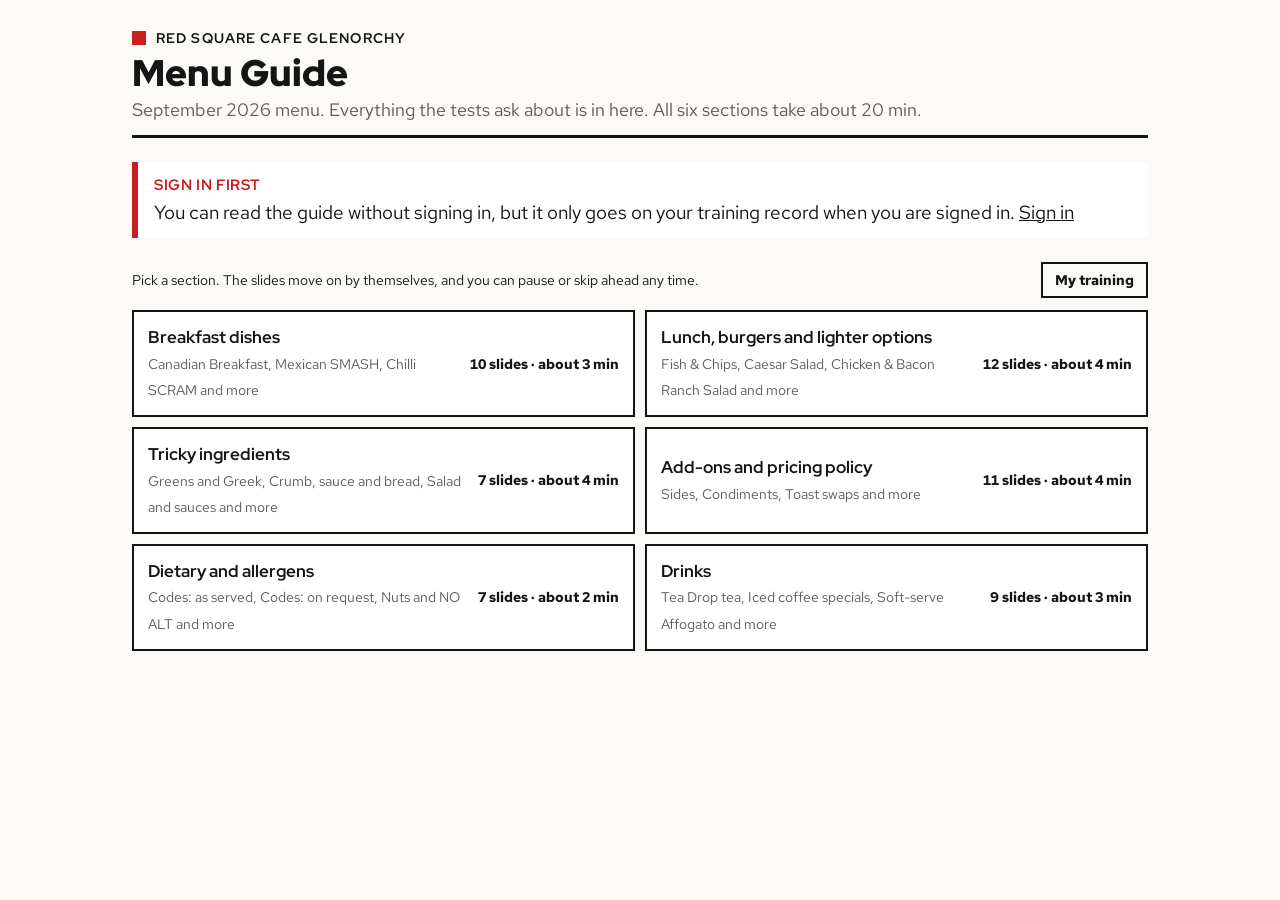
<file: glenorchy-menu-learn.html>
<!DOCTYPE html>
<html lang="en">
<head>
<meta charset="utf-8">
<meta name="viewport" content="width=device-width, initial-scale=1">
<title>Glenorchy Menu Guide</title>
<link rel="preconnect" href="https://fonts.googleapis.com">
<link href="https://fonts.googleapis.com/css2?family=Permanent+Marker&family=Red+Hat+Display:wght@700;900&family=Red+Hat+Text:wght@400;500;700&display=swap" rel="stylesheet">
<link rel="stylesheet" href="common.css?v=20261116h">
<style>
/* Layout idea: pick a section, then step through it one slide at a time. Every item is the same card. */
.tiles{display:grid;grid-template-columns:1fr;gap:10px}
@media (min-width:700px){.tiles{grid-template-columns:1fr 1fr}}
.deckbar{display:flex;justify-content:space-between;align-items:center;gap:12px;flex-wrap:wrap}
.deckbar .count{font-weight:700;font-size:14px;font-variant-numeric:tabular-nums}
.slide{display:flex;flex-direction:column;gap:14px;min-height:300px}
.slide h2{font-size:clamp(24px, 1.4vw + 20px, 36px)}
.cards{display:grid;grid-template-columns:1fr;gap:12px}
@media (min-width:760px){.cards.c2{grid-template-columns:1fr 1fr}.cards.c3{grid-template-columns:1fr 1fr 1fr}}
.card{background:var(--card);border:2px solid var(--ink);padding:16px 18px;display:flex;flex-direction:column;gap:8px}
.card h3{display:flex;justify-content:space-between;gap:12px;align-items:baseline;font-size:20px;flex-wrap:wrap}
.card h3 span{font-family:var(--body);font-weight:700;font-size:15px;color:var(--red);white-space:nowrap}
.card p{font-size:1.05rem}
.card .tip{color:var(--muted);font-size:.95rem}
.cards.solo .card{padding:22px 24px}
.cards.solo .card h3{font-size:clamp(24px, 1.4vw + 20px, 36px);font-weight:900}
.cards.solo .card h3 span{font-size:18px}
.cards.solo .card p{font-size:1.2rem}
.tag{display:inline-block;font-size:11px;font-weight:700;letter-spacing:.05em;border:1.5px solid var(--muted);color:var(--muted);padding:1px 6px;margin-right:5px;text-transform:uppercase}
.key{border-left:6px solid var(--red);background:var(--card);padding:12px 16px;font-size:1.05rem}
.key b{display:block;color:var(--red);font-family:var(--display);text-transform:uppercase;letter-spacing:.04em;font-size:.85rem;margin-bottom:2px}
.nav{display:flex;justify-content:space-between;align-items:center;gap:10px;border-top:3px solid var(--ink);padding-top:14px}
.nav .btn{min-width:96px;text-align:center}
.dots{display:flex;gap:5px;flex-wrap:wrap;justify-content:center;flex:1}
.dots i{width:9px;height:9px;background:var(--rule);display:block}
.dots i.on{background:var(--red)}
.all .slide{border-top:1px solid var(--rule);padding-top:16px;min-height:0}
.all .nav,.all .count,.all #timerBar,.all #play{display:none}
.timer{height:6px;background:var(--rule)}
.timer i{display:block;height:100%;width:0;background:var(--red)}
</style>
</head>
<body>
<div class="wrap">
  <header>
    <div class="brand"><span class="sq"></span>Red Square Cafe Glenorchy</div>
    <h1>Menu Guide</h1>
    <p class="muted">September 2026 menu. Everything the tests ask about is in here. <span id="totalTime"></span></p>
  </header>

  <p class="key" id="signNote" hidden><b>Sign in first</b>You can read the guide without signing in, but it only goes on your training record when you are signed in. <a href="index.html">Sign in</a></p>
  <p class="note" id="whoNote" hidden></p>

  <!-- SECTION PICKER -->
  <section id="home" class="stack" hidden>
    <div class="who"><span>Pick a section. The slides move on by themselves, and you can pause or skip ahead any time.</span>
      <span class="row"><a class="btn ghost small" href="index.html">My training</a><a class="btn ghost small crewLink" href="index.html#crew" hidden>My crew</a></span></div>
    <div id="tiles" class="tiles"></div>
  </section>

  <!-- SLIDES -->
  <section id="deck" class="stack" hidden>
    <div class="deckbar">
      <span><span class="marker" id="deckName"></span></span>
      <span class="row"><span class="count" id="count"></span>
        <button class="btn ghost small" id="toggleAll" type="button">Show all on one page</button>
        <a class="btn ghost small" href="#">All sections</a>
        <a class="btn ghost small" href="index.html">My training</a><a class="btn ghost small crewLink" href="index.html#crew" hidden>My crew</a></span>
    </div>
    <div id="slides" class="stack" style="gap:18px"></div>
    <div class="timer" id="timerBar" aria-hidden="true"><i id="timerFill"></i></div>
    <div class="nav">
      <button class="btn ghost" id="back" type="button">Back</button>
      <button class="btn ghost" id="play" type="button">Pause</button>
      <div class="dots" id="dots" aria-hidden="true"></div>
      <button class="btn" id="next" type="button">Next</button>
    </div>
  </section>
</div>

<script src="config.js?v=20261116h"></script>
<script src="common.js?v=20261116h"></script>
<script src="glenorchy-menu.guide.js?v=20261116h"></script>
<script>
(function(){
  var $ = function(id){ return document.getElementById(id); };
  function el(tag, cls, text){ var e = document.createElement(tag); if(cls) e.className = cls; if(text != null) e.textContent = text; return e; }
  var sec = null, at = 0, showAll = false;
  // Slides move on by themselves. Each one stays up long enough to read at an easy pace:
  // 4 seconds plus about half a second a word, never under 8 or over 40 seconds.
  var playing = true, elapsed = 0, spent = 0, TICK = 100;
  function words(s){
    var t = [s.h]; (s.cards || []).forEach(function(c){ t.push(c.t, c.p || "", c.d || "", c.tip || ""); });
    if(s.key) t.push(s.key[0], s.key[1]);
    return t.join(" ").split(/\s+/).filter(Boolean).length;
  }
  function secsFor(s){ return Math.round(Math.min(40, Math.max(8, 4 + words(s) / 2.2))); }
  function sectionSecs(x){ return x.slides.reduce(function(n, s){ return n + secsFor(s); }, 0); }
  function mins(n){ var m = Math.max(1, Math.round(n / 60)); return "about " + m + " min"; }
  function clock(n){ var m = Math.floor(n / 60), r = Math.round(n % 60); return m + " min " + (r < 10 ? "0" : "") + r + " sec"; }

  function find(id){ for(var i=0;i<GUIDE.length;i++) if(GUIDE[i].id === id) return GUIDE[i]; return null; }

  function card(c){
    var d = el("div", "card"), h = el("h3", null, c.t);
    if(c.p) h.appendChild(el("span", null, c.p));
    d.appendChild(h);
    if(c.d) d.appendChild(el("p", null, c.d));
    if((c.tags && c.tags.length) || c.tip){
      var t = el("p", "tip");
      (c.tags || []).forEach(function(x){ t.appendChild(el("span", "tag", x)); });
      if(c.tip) t.appendChild(document.createTextNode(c.tip));
      d.appendChild(t);
    }
    return d;
  }

  function slide(s){
    var d = el("div", "slide"), cards = s.cards || [];
    // A single dish is its own heading, so only show a slide heading when it adds something.
    if(!(cards.length === 1 && cards[0].t === s.h)) d.appendChild(el("h2", null, s.h));
    if(cards.length){
      var g = el("div", "cards " + (cards.length === 1 ? "solo" : (cards.length === 2 ? "c2" : "c3")));
      cards.forEach(function(c){ g.appendChild(card(c)); });
      d.appendChild(g);
    }
    if(s.key){ var k = el("div", "key"); k.appendChild(el("b", null, s.key[0])); k.appendChild(document.createTextNode(s.key[1])); d.appendChild(k); }
    return d;
  }

  // Reaching the last slide counts as going through the section. Signed-in people get it on their record, once per visit.
  var session = window.Training ? Training.getSession() : null, logged = {};
  if(session){ $("whoNote").hidden = false; $("whoNote").textContent = "Signed in as " + session.profile.name + ". Each section you finish goes on your training record with the time you spent."; }
  else $("signNote").hidden = false;
  if(session && (session.profile.role === "Manager" || session.profile.role === "Owner")) Array.prototype.forEach.call(document.querySelectorAll(".crewLink"), function(a){ a.hidden = false; });
  function logView(note){
    if(!session){ note.textContent = "You are not signed in, so this is not on your training record."; return; }
    if(logged[sec.id]){ note.textContent = "Saved to your training record."; return; }
    logged[sec.id] = true; note.textContent = "Saving to your training record...";
    Training.api("guide", {testId:"glenorchy-menu", sectionId:sec.id, secs:Math.round(spent / 1000)})
      .then(function(){ note.textContent = "Saved to your training record."; })
      .catch(function(err){ logged[sec.id] = false; note.textContent = "This could not be saved to your record. " + err.message; });
  }

  function endSlide(){
    var d = el("div", "slide"), nextSec = GUIDE[GUIDE.indexOf(sec) + 1];
    d.appendChild(el("h2", null, "That is " + sec.name.toLowerCase() + " done"));
    d.appendChild(el("p", null, "That took you " + clock(spent / 1000) + ". Have a practice run next. It is the same questions as the test, and nothing is saved."));
    var r = el("div", "row");
    var p = el("a", "btn", "Practise this section"); p.href = "glenorchy-menu.html#practice-" + sec.id; r.appendChild(p);
    var t = el("a", "btn ghost", "Sit the test"); t.href = "glenorchy-menu.html#" + sec.id; r.appendChild(t);
    if(nextSec){ var n = el("a", "btn ghost", "Next: " + nextSec.name); n.href = "#" + nextSec.id; r.appendChild(n); }
    d.appendChild(r);
    var note = el("p", "note"); d.appendChild(note);
    if(!showAll) logView(note);
    return d;
  }

  function total(){ return sec.slides.length + 1; }

  function render(){
    var box = $("slides"); box.innerHTML = "";
    $("deck").classList.toggle("all", showAll);
    $("toggleAll").textContent = showAll ? "Show as slides" : "Show all on one page";
    if(showAll){ sec.slides.forEach(function(s){ box.appendChild(slide(s)); }); box.appendChild(endSlide()); return; }
    box.appendChild(at < sec.slides.length ? slide(sec.slides[at]) : endSlide());
    $("count").textContent = (at + 1) + " of " + total() + " · " + mins(sectionSecs(sec));
    var last = at === total() - 1;
    $("play").style.visibility = last ? "hidden" : "visible"; $("timerBar").style.visibility = last ? "hidden" : "visible";
    $("play").textContent = playing ? "Pause" : "Play";
    $("timerFill").style.width = "0";
    $("back").disabled = at === 0;
    $("next").style.visibility = at === total() - 1 ? "hidden" : "visible";
    var dots = $("dots"); dots.innerHTML = "";
    for(var i=0;i<total();i++) dots.appendChild(el("i", i <= at ? "on" : ""));
  }

  function go(n){ at = Math.max(0, Math.min(total() - 1, n)); elapsed = 0; render(); window.scrollTo(0, 0); }

  setInterval(function(){
    if(!sec || $("deck").hidden || showAll || document.hidden || at >= sec.slides.length) return;
    spent += TICK;                       // time on the section counts whether or not the slides are paused
    if(!playing) return;
    elapsed += TICK;
    var dur = secsFor(sec.slides[at]) * 1000;
    $("timerFill").style.width = Math.min(100, elapsed / dur * 100) + "%";
    if(elapsed >= dur) go(at + 1);
  }, TICK);

  function open(id){
    sec = find(id);
    if(!sec){ $("home").hidden = false; $("deck").hidden = true; window.scrollTo(0, 0); return; }
    at = 0; showAll = false; playing = true; elapsed = 0; spent = 0;
    $("deckName").textContent = sec.name;
    $("home").hidden = true; $("deck").hidden = false;
    render(); window.scrollTo(0, 0);
  }

  // section picker
  GUIDE.forEach(function(s){
    var a = el("a", "sec"); a.href = "#" + s.id;
    var l = el("span"); l.appendChild(el("b", null, s.name));
    l.appendChild(el("small", null, s.slides.slice(1, 4).map(function(x){ return x.h; }).join(", ") + " and more"));
    a.appendChild(l); a.appendChild(el("span", "n", s.slides.length + " slides · " + mins(sectionSecs(s)))); $("tiles").appendChild(a);
  });
  $("totalTime").textContent = "All six sections take " + mins(GUIDE.reduce(function(n, s){ return n + sectionSecs(s); }, 0)) + ".";

  $("next").addEventListener("click", function(){ go(at + 1); });
  $("back").addEventListener("click", function(){ go(at - 1); });
  $("toggleAll").addEventListener("click", function(){ showAll = !showAll; render(); });
  $("play").addEventListener("click", function(){ playing = !playing; $("play").textContent = playing ? "Pause" : "Play"; });
  document.addEventListener("keydown", function(e){
    if($("deck").hidden || showAll) return;
    if(e.key === "ArrowRight") go(at + 1); else if(e.key === "ArrowLeft") go(at - 1);
    else if(e.key === " " && e.target === document.body){ e.preventDefault(); $("play").click(); }
  });
  // swipe left and right on a phone
  var sx = null, sy = null;
  $("slides").addEventListener("touchstart", function(e){ sx = e.touches[0].clientX; sy = e.touches[0].clientY; }, {passive:true});
  $("slides").addEventListener("touchend", function(e){
    if(sx === null || showAll) return;
    var dx = e.changedTouches[0].clientX - sx, dy = e.changedTouches[0].clientY - sy; sx = null;
    if(Math.abs(dx) > 50 && Math.abs(dx) > Math.abs(dy) * 1.5) go(at + (dx < 0 ? 1 : -1));
  }, {passive:true});

  function route(){ open(location.hash.replace("#", "")); }
  window.addEventListener("hashchange", route);
  route();
})();
</script>
</body>
</html>
</file>
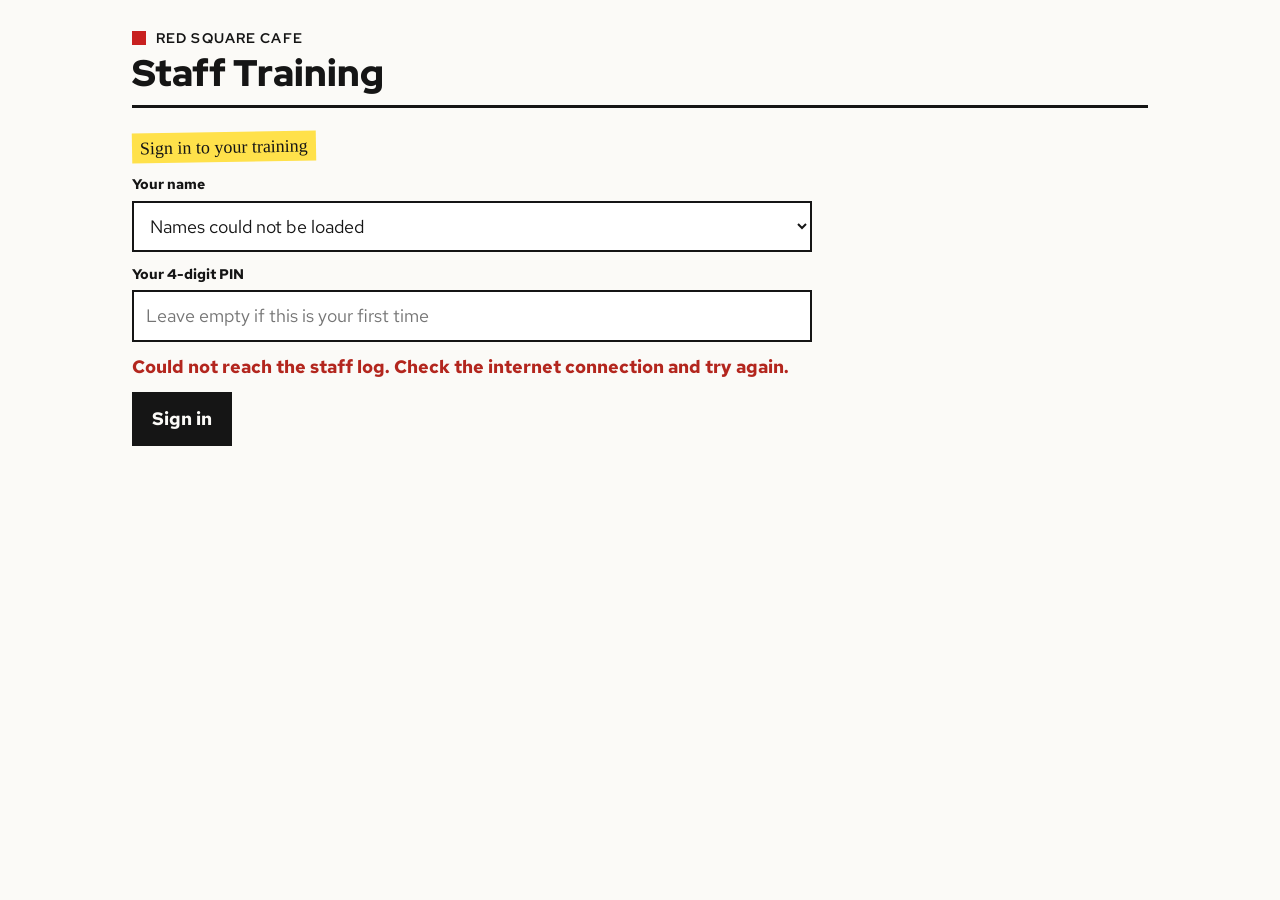
<file: glenorchy-menu.html>
<!DOCTYPE html>
<html lang="en">
<head>
<meta charset="utf-8">
<meta name="viewport" content="width=device-width, initial-scale=1">
<title>Glenorchy Menu Test</title>
<link rel="preconnect" href="https://fonts.googleapis.com">
<link href="https://fonts.googleapis.com/css2?family=Permanent+Marker&family=Red+Hat+Display:wght@700;900&family=Red+Hat+Text:wght@400;500;700&display=swap" rel="stylesheet">
<link rel="stylesheet" href="common.css?v=20261116h">
</head>
<body>
<div class="wrap">
  <header>
    <div class="brand"><span class="sq"></span>Red Square Cafe Glenorchy</div>
    <h1>Menu Test</h1>
    <p class="muted">September 2026 menu. Pass mark <span id="passLabel">80</span>%.</p>
  </header>
  <div class="who"><span>Signed in as <b id="whoName"></b></span>
    <span class="row"><a class="btn ghost small" href="glenorchy-menu-learn.html">Learn</a><a class="btn ghost small" href="index.html">My training</a><a class="btn ghost small crewLink" href="index.html#crew" hidden>My crew</a>
    <button class="btn ghost small" id="signout" type="button">Sign out</button></span></div>

  <!-- START -->
  <section id="start" class="stack" hidden>
    <p><span class="marker">Pick a section to sit the test</span></p>
    <p class="note">These are the real tests and go on your profile. For a trial run, use Practice on My training. <a href="glenorchy-menu-learn.html">Read the Learn page</a> first if you have not yet.</p>
    <div id="secList" class="stack" style="gap:10px"></div>
  </section>

  <!-- QUIZ -->
  <section id="quiz" class="stack" hidden>
    <p id="modeNote" hidden><span class="marker">Practice run. Nothing is saved.</span></p>
    <div class="meta"><span id="qSec"></span><span><span id="qNum"></span> · <span id="qClock">0:00</span></span></div>
    <div class="bar"><i id="qBar" style="width:0"></i></div>
    <h2 id="qText"></h2>
    <div id="opts" class="stack" style="gap:10px"></div>
    <div id="fb" class="fb" hidden></div>
    <div class="row"><button class="btn" id="next" type="button" hidden>Next question</button>
      <button class="btn ghost" id="quit" type="button">Quit test</button></div>
  </section>

  <!-- RESULT -->
  <section id="result" class="stack" hidden>
    <p class="muted" id="rWho"></p>
    <div class="row" style="gap:16px"><span class="score" id="rPct"></span><span class="pill" id="rPill"></span></div>
    <p id="rLine"></p>
    <p class="note" id="rSave"></p>
    <div><button class="btn small" id="rRetrySave" type="button" hidden>Try saving again</button></div>
    <div class="row"><button class="btn" id="retry" type="button">Re-test this section</button>
      <a class="btn" id="realTest" href="#" hidden>Sit the real test</a>
      <a class="btn ghost" href="index.html">Back to my training</a></div>
    <div id="missBox" class="stack" hidden>
      <h2>Questions to review</h2>
      <div id="missList" class="stack"></div>
    </div>
  </section>
</div>

<script src="config.js?v=20261116h"></script>
<script src="common.js?v=20261116h"></script>
<script src="glenorchy-menu.questions.js?v=20261116h"></script>
<script>
(function(){
  var T = window.Training, el = T.el;
  var PASS = 80, FULL_COUNT = 30, TEST_ID = "glenorchy-menu", TEST_NAME = "Glenorchy menu";
  var $ = function(id){ return document.getElementById(id); };
  var state = null, session = T.getSession();

  // Results are saved to each person's own profile, so the test needs a sign-in.
  if(!session){ location.replace("index.html"); return; }
  T.watchIdle();
  $("whoName").textContent = session.profile.name;
  $("signout").addEventListener("click", T.signOut);
  $("passLabel").textContent = PASS;

  function shuffle(a){ a = a.slice(); for(var i=a.length-1;i>0;i--){ var j=Math.floor(Math.random()*(i+1)); var t=a[i]; a[i]=a[j]; a[j]=t; } return a; }
  function secName(id){ if(id==="full") return "Full menu test"; for(var i=0;i<SECTIONS.length;i++) if(SECTIONS[i].id===id) return SECTIONS[i].name; return id; }
  function known(id){ return id==="full" || SECTIONS.some(function(s){ return s.id===id; }); }
  function show(id){ ["start","quiz","result"].forEach(function(s){ $(s).hidden = s!==id; }); window.scrollTo(0,0); }

  function renderStart(){
    var list = $("secList"); list.innerHTML = "";
    function add(id, name, blurb, n, full){
      var b = el("button","sec"+(full?" full":"")); b.type="button";
      var l = el("span"); l.appendChild(el("b",null,name)); l.appendChild(el("small",null,blurb));
      b.appendChild(l); b.appendChild(el("span","n", n+" questions · about "+Math.max(1, Math.round(n*20/60))+" min"));
      b.addEventListener("click", function(){ begin(id, id === "full"); });
      list.appendChild(b);
    }
    SECTIONS.forEach(function(s){
      add(s.id, s.name, s.blurb, QUESTIONS.filter(function(q){ return q.s===s.id; }).length, false);
    });
    add("full","Full menu test","Practice run: a random mix from every section, not saved", Math.min(FULL_COUNT, QUESTIONS.length), true);
  }

  function begin(sec, practice){
    var pool = sec==="full" ? shuffle(QUESTIONS).slice(0, FULL_COUNT) : shuffle(QUESTIONS.filter(function(q){ return q.s===sec; }));
    state = { sec:sec, qs:pool, i:0, right:0, missed:[], record:null, practice:!!practice, started:Date.now(), secs:0 };
    clearInterval(ticker); ticker = setInterval(tick, 1000);
    $("modeNote").hidden = !practice;
    show("quiz"); renderQ();
  }

  // The clock shows how long the test is taking. There is no time limit.
  var ticker = null;
  function mmss(n){ var m = Math.floor(n / 60), r = n % 60; return m + ":" + (r < 10 ? "0" : "") + r; }
  function took(n){ var m = Math.floor(n / 60), r = n % 60; return m ? m + " min" + (r ? " " + r + " sec" : "") : r + " sec"; }
  function tick(){ if(!state || $("quiz").hidden) return; state.secs = Math.round((Date.now() - state.started) / 1000); $("qClock").textContent = mmss(state.secs); }
  function renderQ(){
    var q = state.qs[state.i];
    $("qSec").textContent = secName(q.s);
    $("qNum").textContent = (state.i+1)+" of "+state.qs.length;
    $("qBar").style.width = (state.i/state.qs.length*100)+"%";
    $("qText").textContent = q.q;
    $("fb").hidden = true; $("next").hidden = true;
    var box = $("opts"); box.innerHTML = "";
    var correct = q.o[0];
    shuffle(q.o).forEach(function(text, idx){
      var b = el("button","opt"); b.type="button";
      b.appendChild(el("span","k","ABCD"[idx])); b.appendChild(el("span",null,text));
      b.addEventListener("click", function(){ answer(b, text, correct, q); });
      box.appendChild(b);
    });
  }

  function answer(btn, text, correct, q){
    var ok = text===correct;
    Array.prototype.forEach.call($("opts").children, function(b){
      b.disabled = true;
      if(b.lastChild.textContent===correct) b.classList.add("right");
    });
    if(ok) state.right++; else { btn.classList.add("wrong"); state.missed.push({q:q.q, y:text, c:correct, e:q.e}); }
    var fb = $("fb"); fb.className = "fb "+(ok?"ok":"no"); fb.innerHTML = "";
    fb.appendChild(el("b",null, ok?"Correct":"Not quite")); fb.appendChild(el("span",null,q.e)); fb.hidden = false;
    var n = $("next"); n.textContent = state.i+1<state.qs.length ? "Next question" : "See my result"; n.hidden = false; n.focus();
  }

  function save(){
    var sv = $("rSave"); $("rRetrySave").hidden = true;
    sv.className = "note"; sv.textContent = "Saving your result to your profile...";
    T.api("attempt", state.record).then(function(){ sv.textContent = "Result saved to your profile."; })
      .catch(function(err){
        if(!T.getSession()){ sv.className = "err"; sv.textContent = "Your sign-in ran out before this result was saved. Tell your manager your score, then sign in and sit it again."; return; }
        sv.className = "err"; sv.textContent = "This result has not been saved. " + err.message; $("rRetrySave").hidden = false;
      });
  }

  function finish(){
    clearInterval(ticker); state.secs = Math.round((Date.now() - state.started) / 1000);
    var total = state.qs.length, pct = Math.round(state.right/total*100), pass = pct>=PASS;
    state.record = {id:Date.now().toString(36)+Math.random().toString(36).slice(2,8), testId:TEST_ID, sectionId:state.sec, test:TEST_NAME,
      section:secName(state.sec), right:state.right, total:total, secs:state.secs, missed:state.missed.map(function(m){ return m.q; }),
      review:state.missed.map(function(m){ return {q:m.q, a:m.c}; })};
    $("rWho").textContent = session.profile.name+" · "+secName(state.sec);
    $("rPct").textContent = pct+"%";
    $("rPill").textContent = pass?"Pass":"Re-test needed"; $("rPill").className = "pill "+(pass?"pass":"fail");
    $("rLine").textContent = state.right+" of "+total+" correct in "+took(state.secs)+". "+(pass ? "You are over the "+PASS+"% pass mark." : "The pass mark is "+PASS+"%. Review the questions below and sit this section again.");
    $("retry").textContent = pass ? "Sit this section again" : "Re-test this section";
    var ml = $("missList"); ml.innerHTML = ""; $("missBox").hidden = !state.missed.length;
    state.missed.forEach(function(m){
      var d = el("div","miss");
      d.appendChild(el("div","q",m.q)); d.appendChild(el("div","y","Your answer: "+m.y));
      d.appendChild(el("div","c","Correct answer: "+m.c)); d.appendChild(el("div","muted",m.e));
      ml.appendChild(d);
    });
    show("result");
    if(state.practice){
      $("rSave").className = "note"; $("rSave").textContent = "This was a practice run. Nothing was saved to your profile."; $("rRetrySave").hidden = true;
      $("rLine").textContent = state.right+" of "+total+" correct in "+took(state.secs)+". "+(pass ? "That would be a pass. You look ready for the real test." : "The pass mark is "+PASS+"%. Read through the ones below, then have another go.");
      $("retry").textContent = "Practise again"; $("realTest").hidden = false; $("realTest").href = "glenorchy-menu.html#" + state.sec;
    } else { $("realTest").hidden = true; save(); }
  }

  $("next").addEventListener("click", function(){ state.i++; if(state.i<state.qs.length) renderQ(); else finish(); });
  $("quit").addEventListener("click", function(){ clearInterval(ticker); show("start"); });
  $("retry").addEventListener("click", function(){ begin(state.sec, state.practice); });
  $("realTest").addEventListener("click", function(e){ e.preventDefault(); begin(state.sec, false); });
  $("rRetrySave").addEventListener("click", save);

  renderStart();
  function route(){
    var want = location.hash.replace("#",""), practice = want.indexOf("practice-") === 0;
    if(practice) want = want.slice(9);
    if(known(want)) begin(want, practice); else show("start");
  }
  window.addEventListener("hashchange", route);
  route();
})();
</script>
<script>(function(){ var s = window.Training && Training.getSession(); if(s && (s.profile.role === "Manager" || s.profile.role === "Owner")) Array.prototype.forEach.call(document.querySelectorAll(".crewLink"), function(a){ a.hidden = false; }); })();</script>
</body>
</html>
</file>
<file: common.css>
/* Layout idea: one narrow column, printed-menu feel: black rules, marker-pen highlights */
:root{
  --paper:#fbfaf7; --card:#ffffff; --ink:#151515; --muted:#5d5b57; --rule:#d9d6cf;
  --red:#c8201f; --hi:#ffe14a; --hi-ink:#151515;
  --good:#1d7a45; --good-bg:#e4f4ea; --bad:#b3261e; --bad-bg:#fbe7e5; --warn:#8a5a00; --warn-bg:#fff3d1;
  --display:"Red Hat Display",system-ui,sans-serif;
  --body:"Red Hat Text",system-ui,-apple-system,"Segoe UI",sans-serif;
  --marker:"Permanent Marker","Comic Sans MS",cursive;
}
@media (prefers-color-scheme:dark){
  :root:not([data-theme="light"]){
    --paper:#141312; --card:#1e1d1b; --ink:#f3f1ec; --muted:#a9a59d; --rule:#3a3835;
    --red:#ff5a52; --hi:#ffe14a; --hi-ink:#151515;
    --good:#6fd39a; --good-bg:#16301f; --bad:#ff8a80; --bad-bg:#3a1b19; --warn:#ffd27a; --warn-bg:#3a2e12;
    color-scheme:dark;
  }
}
*{box-sizing:border-box}
html,body{margin:0}
body{background:var(--paper);color:var(--ink);font-family:var(--body);font-size:16px;line-height:1.45}
.wrap{max-width:720px;margin:0 auto;padding:20px 16px 56px;display:flex;flex-direction:column;gap:20px}
header{display:flex;flex-direction:column;gap:4px;border-bottom:3px solid var(--ink);padding-bottom:12px}
.brand{display:flex;align-items:center;gap:10px;font-family:var(--display);font-weight:700;font-size:14px;letter-spacing:.08em;text-transform:uppercase}
.sq{width:14px;height:14px;background:var(--red);flex:none}
h1{font-family:var(--display);font-weight:900;font-size:30px;line-height:1.1;margin:0;text-wrap:balance}
h2{font-family:var(--display);font-weight:900;font-size:21px;line-height:1.2;margin:0;text-wrap:balance}
h3{font-family:var(--display);font-weight:700;font-size:17px;margin:0}
p{margin:0}
a{color:inherit}
.muted{color:var(--muted)}
.marker{font-family:var(--marker);background:var(--hi);color:var(--hi-ink);padding:2px 8px;display:inline-block;transform:rotate(-1deg)}
.stack{display:flex;flex-direction:column;gap:12px}
.row{display:flex;gap:10px;flex-wrap:wrap;align-items:center}
.between{justify-content:space-between}
label{font-weight:700;font-size:14px}
input[type=text],input[type=password],select{font:inherit;color:var(--ink);background:var(--card);border:2px solid var(--ink);padding:11px 12px;width:100%;border-radius:0}
button{font:inherit;cursor:pointer;color:inherit}
button:focus-visible,input:focus-visible,select:focus-visible,a:focus-visible{outline:3px solid var(--red);outline-offset:2px}
.sec{display:flex;justify-content:space-between;align-items:center;gap:12px;text-align:left;width:100%;background:var(--card);border:2px solid var(--ink);padding:13px 14px;text-decoration:none}
.sec:hover{box-shadow:4px 4px 0 var(--ink)}
.sec b{font-family:var(--display);font-weight:700;font-size:17px;display:block}
.sec small{color:var(--muted);font-size:14px}
.sec .n{font-variant-numeric:tabular-nums;font-weight:700;white-space:nowrap;font-size:14px}
.sec.full{background:var(--ink);color:var(--paper)}
.sec.full small{color:inherit;opacity:.75}
.sec.full:hover{box-shadow:4px 4px 0 var(--red)}
.btn{background:var(--ink);color:var(--paper);border:2px solid var(--ink);padding:12px 18px;font-weight:700;text-decoration:none;display:inline-block}
.btn.ghost{background:transparent;color:var(--ink)}
.btn.small{padding:6px 12px;font-size:14px}
.btn:disabled{opacity:.4;cursor:not-allowed}
.bar{height:6px;background:var(--rule)}
.bar i{display:block;height:100%;background:var(--red);transition:width .2s}
.meta{display:flex;justify-content:space-between;font-size:14px;font-weight:700;font-variant-numeric:tabular-nums}
.opt{display:flex;gap:12px;align-items:flex-start;text-align:left;width:100%;background:var(--card);border:2px solid var(--rule);padding:13px 14px}
.opt:hover:not(:disabled){border-color:var(--ink)}
.opt .k{font-family:var(--display);font-weight:900;flex:none;width:1.2em}
.opt:disabled{cursor:default}
.opt.right{border-color:var(--good);background:var(--good-bg)}
.opt.wrong{border-color:var(--bad);background:var(--bad-bg)}
.fb{border-left:5px solid var(--ink);padding:10px 14px;background:var(--card)}
.fb.ok{border-color:var(--good)} .fb.no{border-color:var(--bad)}
.fb b{display:block;margin-bottom:2px}
.score{font-family:var(--display);font-weight:900;font-size:64px;line-height:1;font-variant-numeric:tabular-nums}
.pill{display:inline-block;font-weight:700;font-size:12px;padding:3px 8px;border:2px solid currentColor;text-transform:uppercase;letter-spacing:.06em;white-space:nowrap}
.pill.pass{color:var(--good)} .pill.fail{color:var(--bad)} .pill.warn{color:var(--warn)} .pill.plain{color:var(--muted)}
.miss{border-top:1px solid var(--rule);padding-top:12px;display:flex;flex-direction:column;gap:4px}
.miss .q{font-weight:700}
.miss .y{color:var(--bad)} .miss .c{color:var(--good)}
table{width:100%;border-collapse:collapse;font-size:14px;font-variant-numeric:tabular-nums}
th,td{text-align:left;padding:8px 10px 8px 0;border-bottom:1px solid var(--rule);vertical-align:top}
th{font-size:12px;text-transform:uppercase;letter-spacing:.06em;color:var(--muted)}
tr.click{cursor:pointer} tr.click:hover td{background:var(--card)}
.scroll{overflow-x:auto}
.note{font-size:14px;color:var(--muted)}
.err{color:var(--bad);font-weight:700}
.alert{border:2px solid var(--bad);background:var(--bad-bg);padding:12px 14px;display:flex;flex-direction:column;gap:6px}
.alert.ok{border-color:var(--good);background:var(--good-bg)}
.alert ul{margin:0;padding-left:18px}
/* A test row: the name and status line on top, the buttons in a row underneath. */
.item{display:flex;flex-direction:column;gap:10px;align-items:stretch;background:var(--card);border:2px solid var(--rule);padding:14px 16px}
.item > .row{gap:8px}
.item .t{font-weight:700}
.item.done{position:relative;border-color:var(--good);padding-bottom:16px}
.item.done > .row{padding-right:64px}
.item .bigtick{position:absolute;right:14px;bottom:12px;width:52px;height:52px;border-radius:50%;background:var(--good);display:flex;align-items:center;justify-content:center}
.item .bigtick svg{width:30px;height:30px;stroke:var(--card);stroke-width:4;fill:none;stroke-linecap:round;stroke-linejoin:round}
.tabs{display:flex;gap:0;border-bottom:2px solid var(--ink)}
.tabs button{background:transparent;border:2px solid transparent;border-bottom:none;padding:9px 14px;font-weight:700}
.tabs button[aria-selected=true]{background:var(--ink);color:var(--paper)}
.who{display:flex;justify-content:space-between;gap:10px;align-items:center;flex-wrap:wrap;font-size:14px}
/* Scales with the screen: one column on a phone, wider with two-column lists on a desktop. */
html{font-size:clamp(15px, 0.35vw + 13.5px, 18px)}
body{font-size:1rem}
h1{font-size:clamp(28px, 1.2vw + 22px, 42px)}
h2{font-size:clamp(20px, 0.5vw + 18px, 26px)}
.wrap{max-width:min(1080px, 100%)}
#signin,#setpin,#quiz,#result{max-width:680px}
@media (min-width:900px){
  .wrap{padding:28px 32px 64px;gap:24px}
  #mineTests,#secList{display:grid;grid-template-columns:1fr 1fr;gap:12px}
  #secList .sec.full{grid-column:1 / -1}
}
@media (max-width:480px){
  .tabs button{flex:1}
  .who{font-size:13px}
}
[hidden]{display:none!important}
@media (prefers-reduced-motion:reduce){.bar i{transition:none}}
</file>
